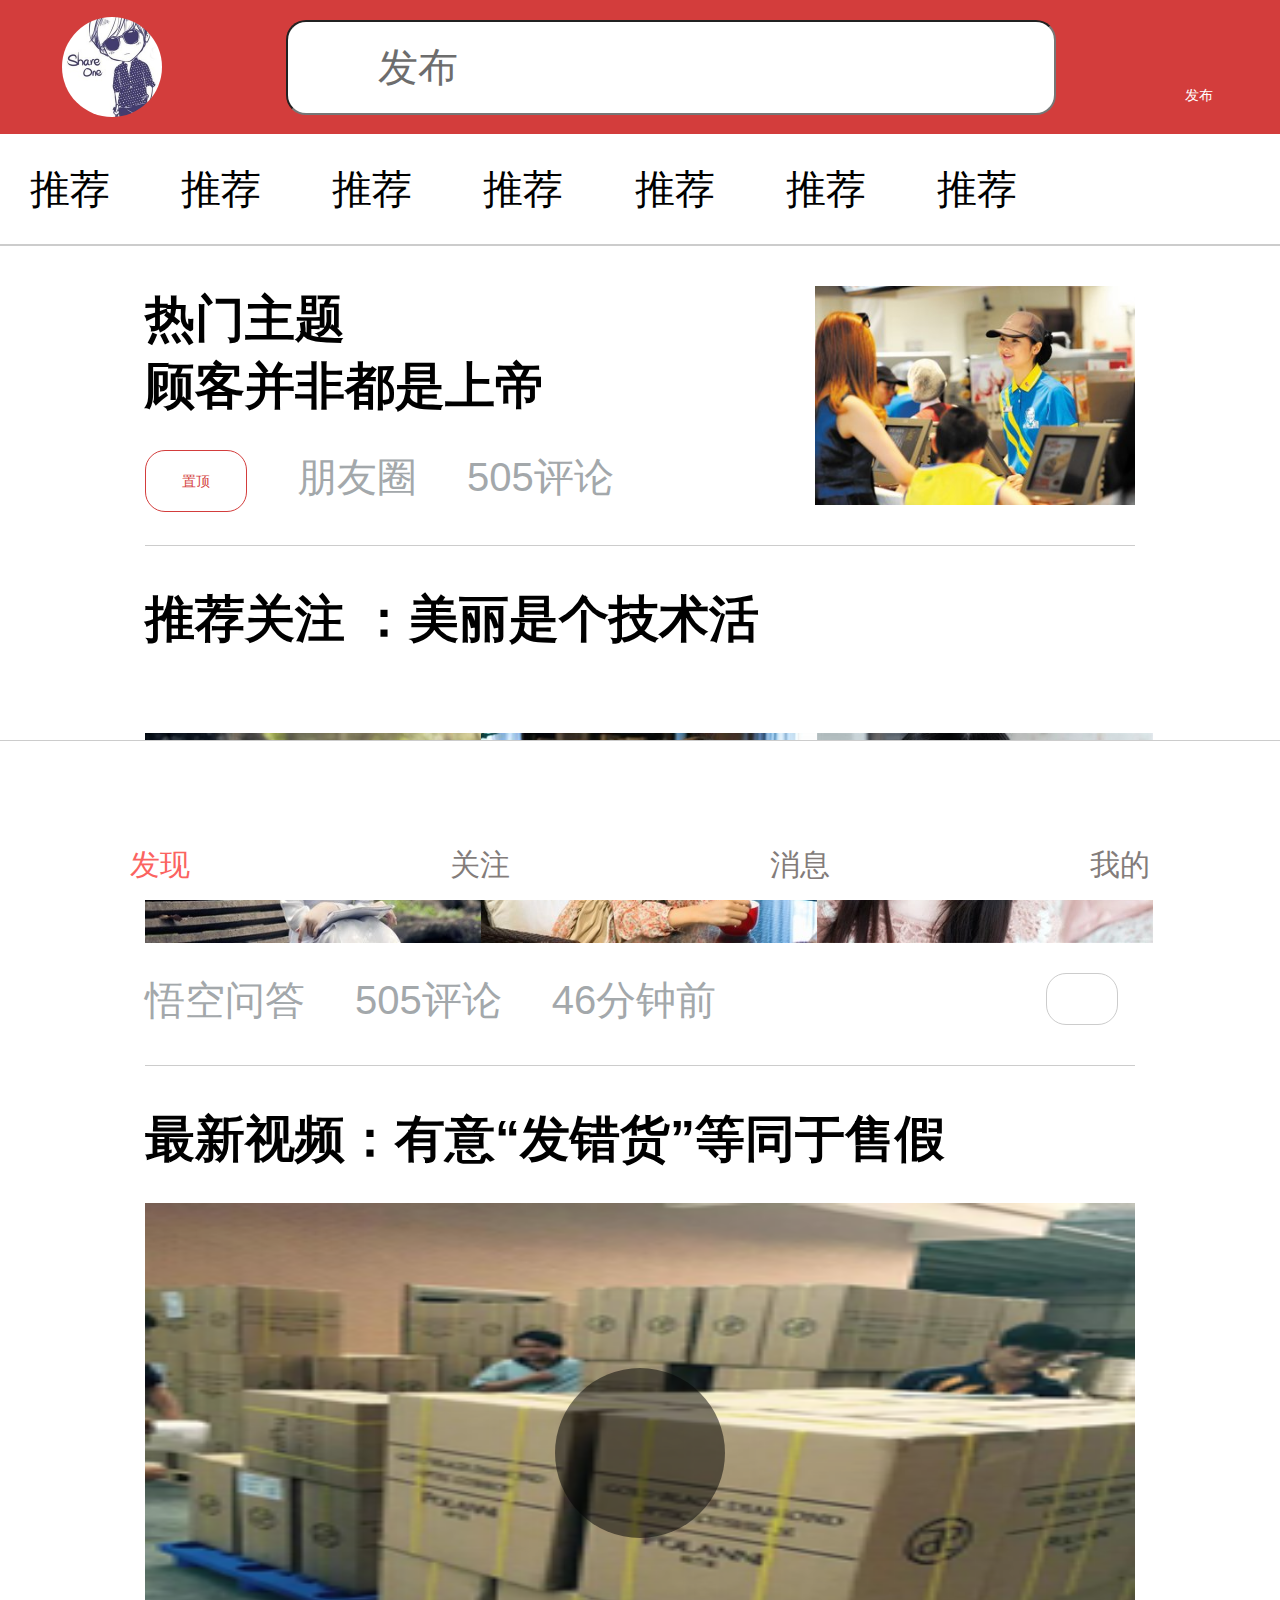
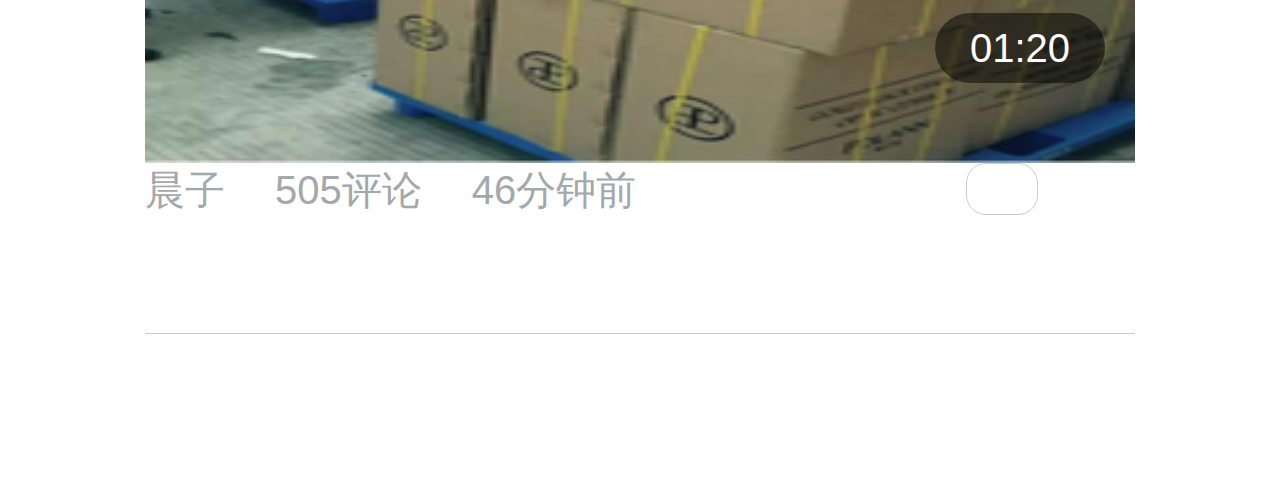
<file: index.html>
<!DOCTYPE html>
<html lang="en">
<head>
    <meta charset="UTF-8">
    <meta name="viewport" content="width=device-width,user-scalable=no,initial-scale=1.0,maximum-scale=1.0,minimum-scale=1.0">
    <meta http-equiv="X-UA-Compatible" content="ie=edge">
    <title>blog</title>
    <script src="js/rem.js"></script>
    <link rel="stylesheet" href="css/index.css">
    <link rel="stylesheet" href="css/base.css">
</head>
<body>
    <header>
        <a class="s-touxiang">
            <img src="img/tou.jpg" alt="">
        </a>
        <div class="sousuo">
            <input type="text" class="sou" value="发布">
            <div class="sou-text">
                <i class="iconfont iconsou">&#xe678;</i>
            </div>
        </div>
        <div class="jia">
            <i class="iconfont iconjia">&#xe689;</i>
            <div class="fabu">发布</div>
        </div>
    </header>
    <section class="toubu">
        <div class="list">
            <span class="w1">推荐</span>
            <span class="w1">推荐</span>
            <span class="w1">推荐</span>
            <span class="w1">推荐</span>
            <span class="w1">推荐</span>
            <span class="w1">推荐</span>
            <span class="w1">推荐</span>
        </div>
        <div class="tou-bt">
            <i class="iconfont iconlie">&#xe64a;</i>
        </div>
    </section>
    <div class="dakuang">
        <section class="neirong1">
            <div class="nei-left">
                <h1 class="n1">热门主题</h1>
                <h2 class="n1">顾客并非都是上帝</h2>
                <div class="n-wenzi">
                    <div class="n-bt">置顶</div>
                    <div class="n-from">朋友圈</div>
                    <div class="n-say">505评论</div>
                </div>
            </div>
            <div class="nei-right">
                <img src="img/guk.jpg" alt="">
            </div>
        </section>
        <section class="neirong2">
            <h1 class="n1">推荐关注 ：美丽是个技术活</h1>
            <div class="nei-center">
                <img src="img/meinv.jpg" alt="">
                <img src="img/meinv2.jpg" alt="">
                <img src="img/meinv3.jpg" alt="">
            </div>
            <div class="n-wenzi">
                <div class="n-from">悟空问答</div>
                <div class="n-say">505评论</div>
                <div class="n-say time">46分钟前</div>
                <div class="n2-bt">
                    <i class="iconfont iconcha">&#xe617;</i>
                </div>
            </div>
        </section>
        <section class="neirong2 nr3">
            <h1 class="n1">最新视频：有意“发错货”等同于售假</h1>
            <div class="nei3-center">
                <img src="img/huo.png" alt="">
                <div class="play-bt">
                    <i class="iconfont iconbo">&#xe60e;</i>
                </div>
                <div class="play-time">01:20</div>
            </div>
            <div class="n-wenzi">
                <div class="n-from">晨子</div>
                <div class="n-say">505评论</div>
                <div class="n-say time">46分钟前</div>
                <div class="n2-bt">
                    <i class="iconfont iconcha">&#xe617;</i>
                </div>
            </div>
        </section>
    </div>
    <footer>
        <a href="index.html" class="table-li   active">
            <i class="iconfont icontb">&#xe62e;</i>
            <div class="table-wenzi">发现</div>
        </a>
        <a href="shipin.html" class="table-li">
            <i class="iconfont icontb">&#xe656;</i>
            <div class="table-wenzi">关注</div>
        </a>
        <a href="toutiao.html" class="table-li">
            <i class="iconfont icontb">&#xe65d;</i>
            <div class="table-wenzi">消息</div>
        </a>
        <a href="mine.html" class="table-li">
            <i class="iconfont icontb">&#xe6a4;</i>
            <div class="table-wenzi">我的</div>
        </a>
    </footer>
</body>
</html>
</file>
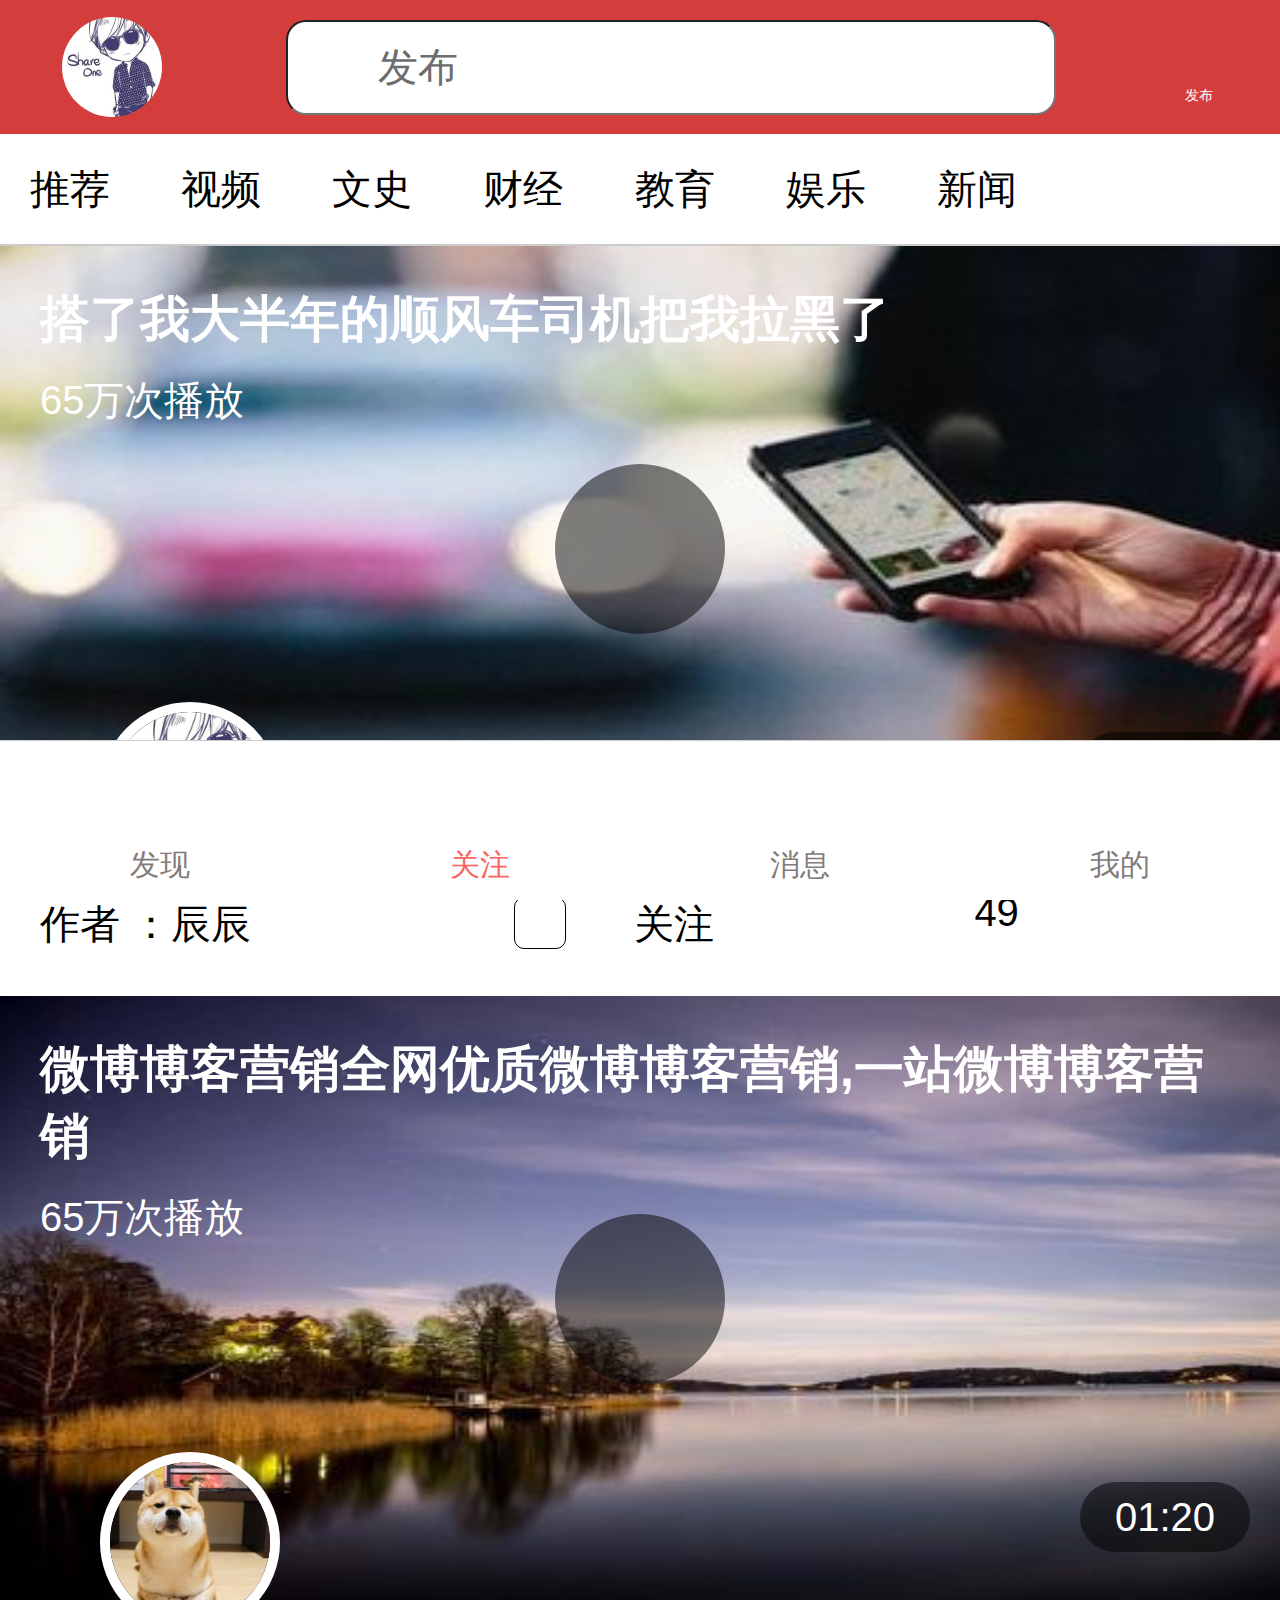
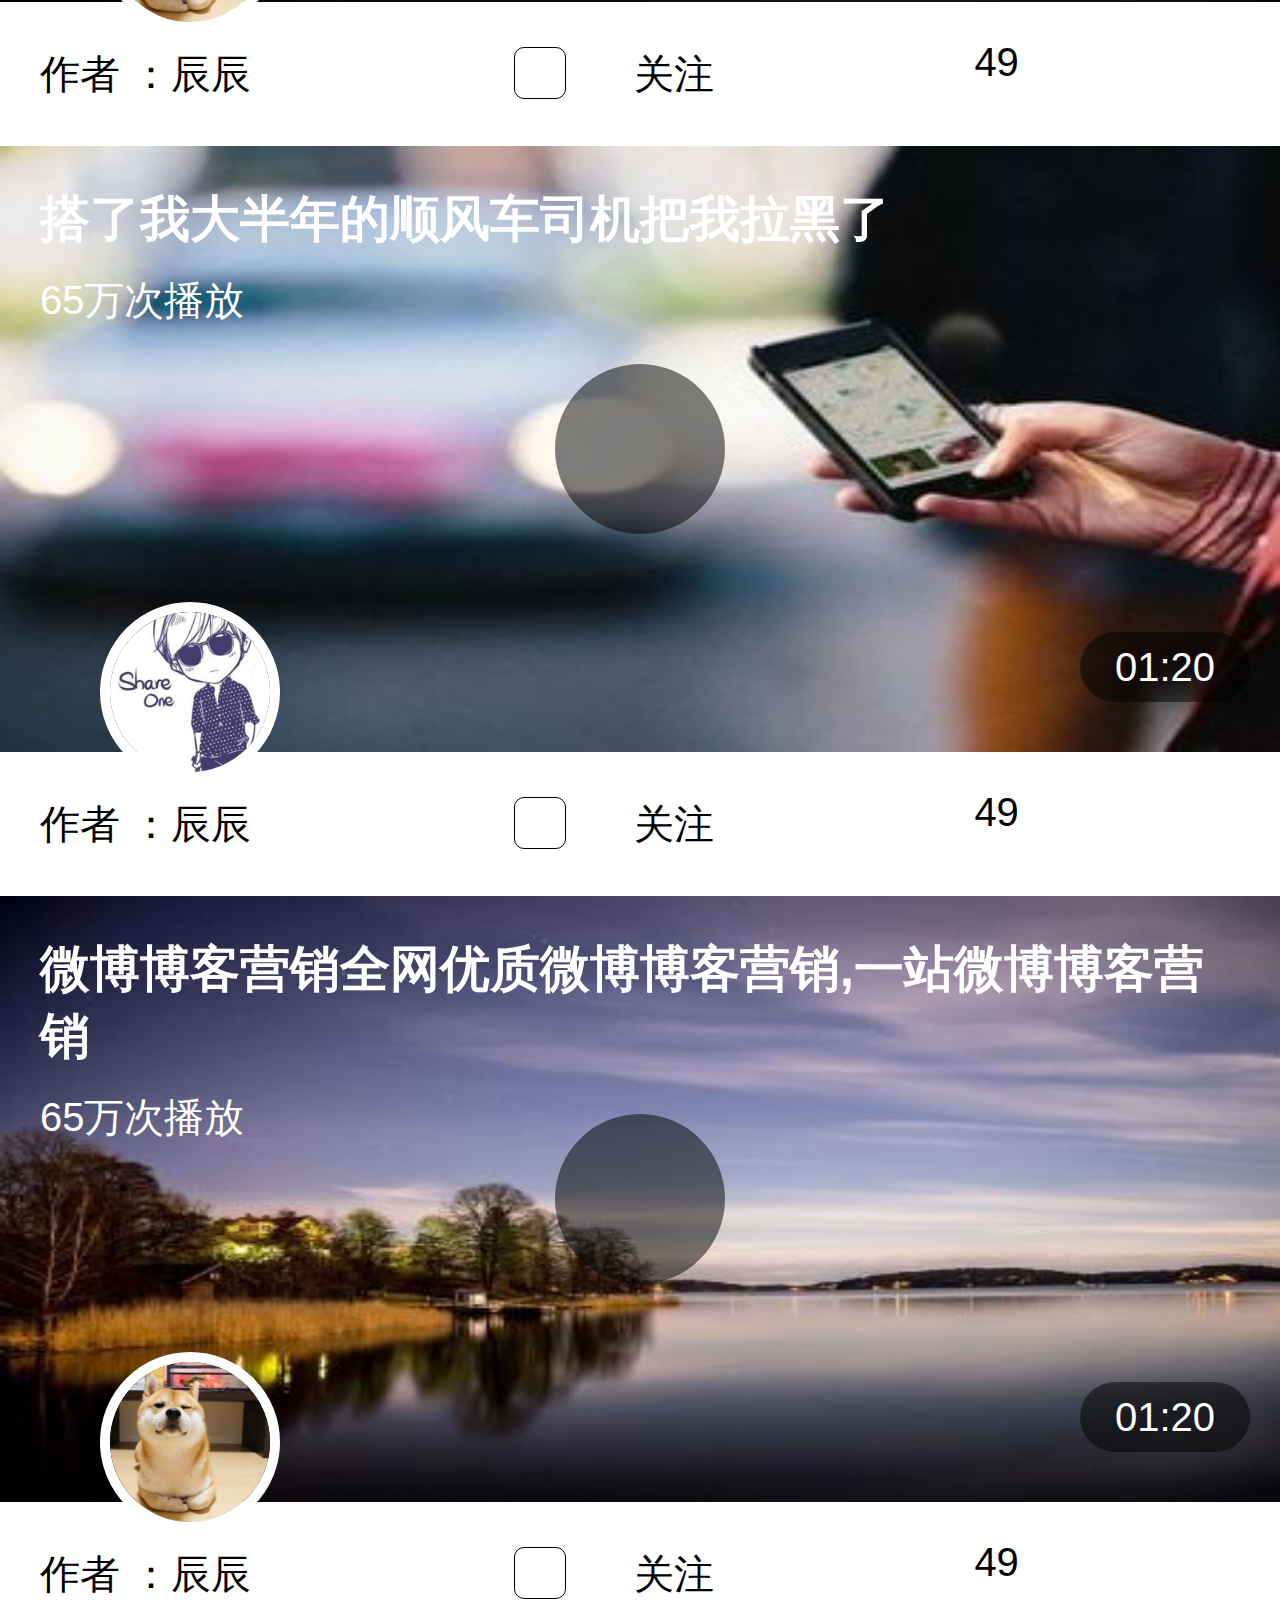
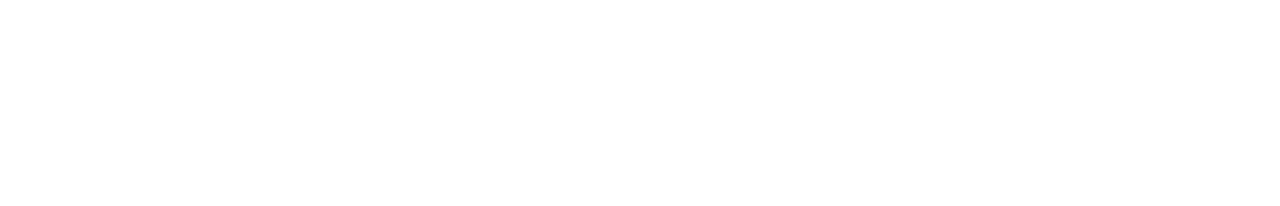
<file: shipin.html>
<!DOCTYPE html>
<html lang="en">
<head>
    <meta charset="UTF-8">
    <meta name="viewport" content="width=device-width,user-scalable=no,initial-scale=1.0,maximum-scale=1.0,minimum-scale=1.0">
    <meta http-equiv="X-UA-Compatible" content="ie=edge">
    <title>blog</title>
    <script src="js/rem.js"></script>
    <link rel="stylesheet" href="css/shipin.css">
    <link rel="stylesheet" href="css/base.css">
</head>
<body>
    <header>
        <a class="s-touxiang">
            <img src="img/tou.jpg" alt="">
        </a>
        <div class="sousuo">
            <input type="text" class="sou" value="发布">
            <div class="sou-text">
                <i class="iconfont iconsou">&#xe678;</i>
            </div>
        </div>
        <div class="xj">
            <i class="iconfont iconxj">&#xe689;</i>
            <div class="fabu">发布</div>
        </div>
    </header>
    <section class="toubu">
        <span class="w1">推荐</span>
        <span class="w1">视频</span>
        <span class="w1">文史</span>
        <span class="w1">财经</span>
        <span class="w1">教育</span>
        <span class="w1">娱乐</span>
        <span class="w1">新闻</span>
    </section>
    <div class="dakuang">
        <section class="neirong">
            <div class="n-pic">
                <img src="img/shun.jpg" alt="">
                <div class="n-wenzi">
                    <h1 class="n1">搭了我大半年的顺风车司机把我拉黑了</h1>
                    <div class="bo">65万次播放</div>
                </div>
                <div class="touxiang">
                    <img src="img/tou.jpg" alt="">
                </div>
                <div class="play-bt">
                    <i class="iconfont iconbo">&#xe60e;</i>
                </div>
                <div class="play-time">01:20</div>
            </div>
            <div class="nei-bottom">
                <div class="per">作者 ：辰辰</div>
                <div class="guanzhu gjia">
                    <div class="jia">
                        <i class="iconfont iconjia">&#xe6c9;</i>
                    </div>
                    <div class="per-wenzi">关注</div>
                </div>
                <div class="guanzhu">
                    <i class="iconfont iconxin">&#xe746;</i>
                    <div class="per-wenzi">49</div>
                </div>
                <i class="iconfont iconli">&#xe609;</i>
            </div>
        </section>
        <section class="neirong">
            <div class="n-pic">
                <img src="img/nn1.jpg" alt="">
                <div class="n-wenzi">
                    <h1 class="n1">微博博客营销全网优质微博博客营销,一站微博博客营销</h1>
                    <div class="bo">65万次播放</div>
                </div>
                <div class="touxiang">
                    <img src="img/tx.jpg" alt="">
                </div>
                <div class="play-bt">
                    <i class="iconfont iconbo">&#xe60e;</i>
                </div>
                <div class="play-time">01:20</div>
            </div>
            <div class="nei-bottom">
                <div class="per">作者 ：辰辰</div>
                <div class="guanzhu gjia">
                    <div class="jia">
                        <i class="iconfont iconjia">&#xe6c9;</i>
                    </div>
                    <div class="per-wenzi">关注</div>
                </div>
                <div class="guanzhu">
                    <i class="iconfont iconxin">&#xe746;</i>
                    <div class="per-wenzi">49</div>
                </div>
                <i class="iconfont iconli">&#xe609;</i>
            </div>
        </section>
        <section class="neirong">
            <div class="n-pic">
                <img src="img/shun.jpg" alt="">
                <div class="n-wenzi">
                    <h1 class="n1">搭了我大半年的顺风车司机把我拉黑了</h1>
                    <div class="bo">65万次播放</div>
                </div>
                <div class="touxiang">
                    <img src="img/tou.jpg" alt="">
                </div>
                <div class="play-bt">
                    <i class="iconfont iconbo">&#xe60e;</i>
                </div>
                <div class="play-time">01:20</div>
            </div>
            <div class="nei-bottom">
                <div class="per">作者 ：辰辰</div>
                <div class="guanzhu gjia">
                    <div class="jia">
                        <i class="iconfont iconjia">&#xe6c9;</i>
                    </div>
                    <div class="per-wenzi">关注</div>
                </div>
                <div class="guanzhu">
                    <i class="iconfont iconxin">&#xe746;</i>
                    <div class="per-wenzi">49</div>
                </div>
                <i class="iconfont iconli">&#xe609;</i>
            </div>
        </section>
        <section class="neirong">
            <div class="n-pic">
                <img src="img/nn1.jpg" alt="">
                <div class="n-wenzi">
                    <h1 class="n1">微博博客营销全网优质微博博客营销,一站微博博客营销</h1>
                    <div class="bo">65万次播放</div>
                </div>
                <div class="touxiang">
                    <img src="img/tx.jpg" alt="">
                </div>
                <div class="play-bt">
                    <i class="iconfont iconbo">&#xe60e;</i>
                </div>
                <div class="play-time">01:20</div>
            </div>
            <div class="nei-bottom">
                <div class="per">作者 ：辰辰</div>
                <div class="guanzhu gjia">
                    <div class="jia">
                        <i class="iconfont iconjia">&#xe6c9;</i>
                    </div>
                    <div class="per-wenzi">关注</div>
                </div>
                <div class="guanzhu">
                    <i class="iconfont iconxin">&#xe746;</i>
                    <div class="per-wenzi">49</div>
                </div>
                <i class="iconfont iconli">&#xe609;</i>
            </div>
        </section>
    </div>
    <footer>
        <a href="index.html" class="table-li  ">
            <i class="iconfont icontb">&#xe606;</i>
            <div class="table-wenzi">发现</div>
        </a>
        <a href="shipin.html" class="table-li active">
            <i class="iconfont icontb">&#xe63d;</i>
            <div class="table-wenzi">关注</div>
        </a>
        <a href="toutiao.html" class="table-li">
            <i class="iconfont icontb">&#xe65d;</i>
            <div class="table-wenzi">消息</div>
        </a>
        <a href="mine.html" class="table-li">
            <i class="iconfont icontb">&#xe606;</i>
            <div class="table-wenzi">我的</div>
        </a>
    </footer>
</body>
</html>
</file>
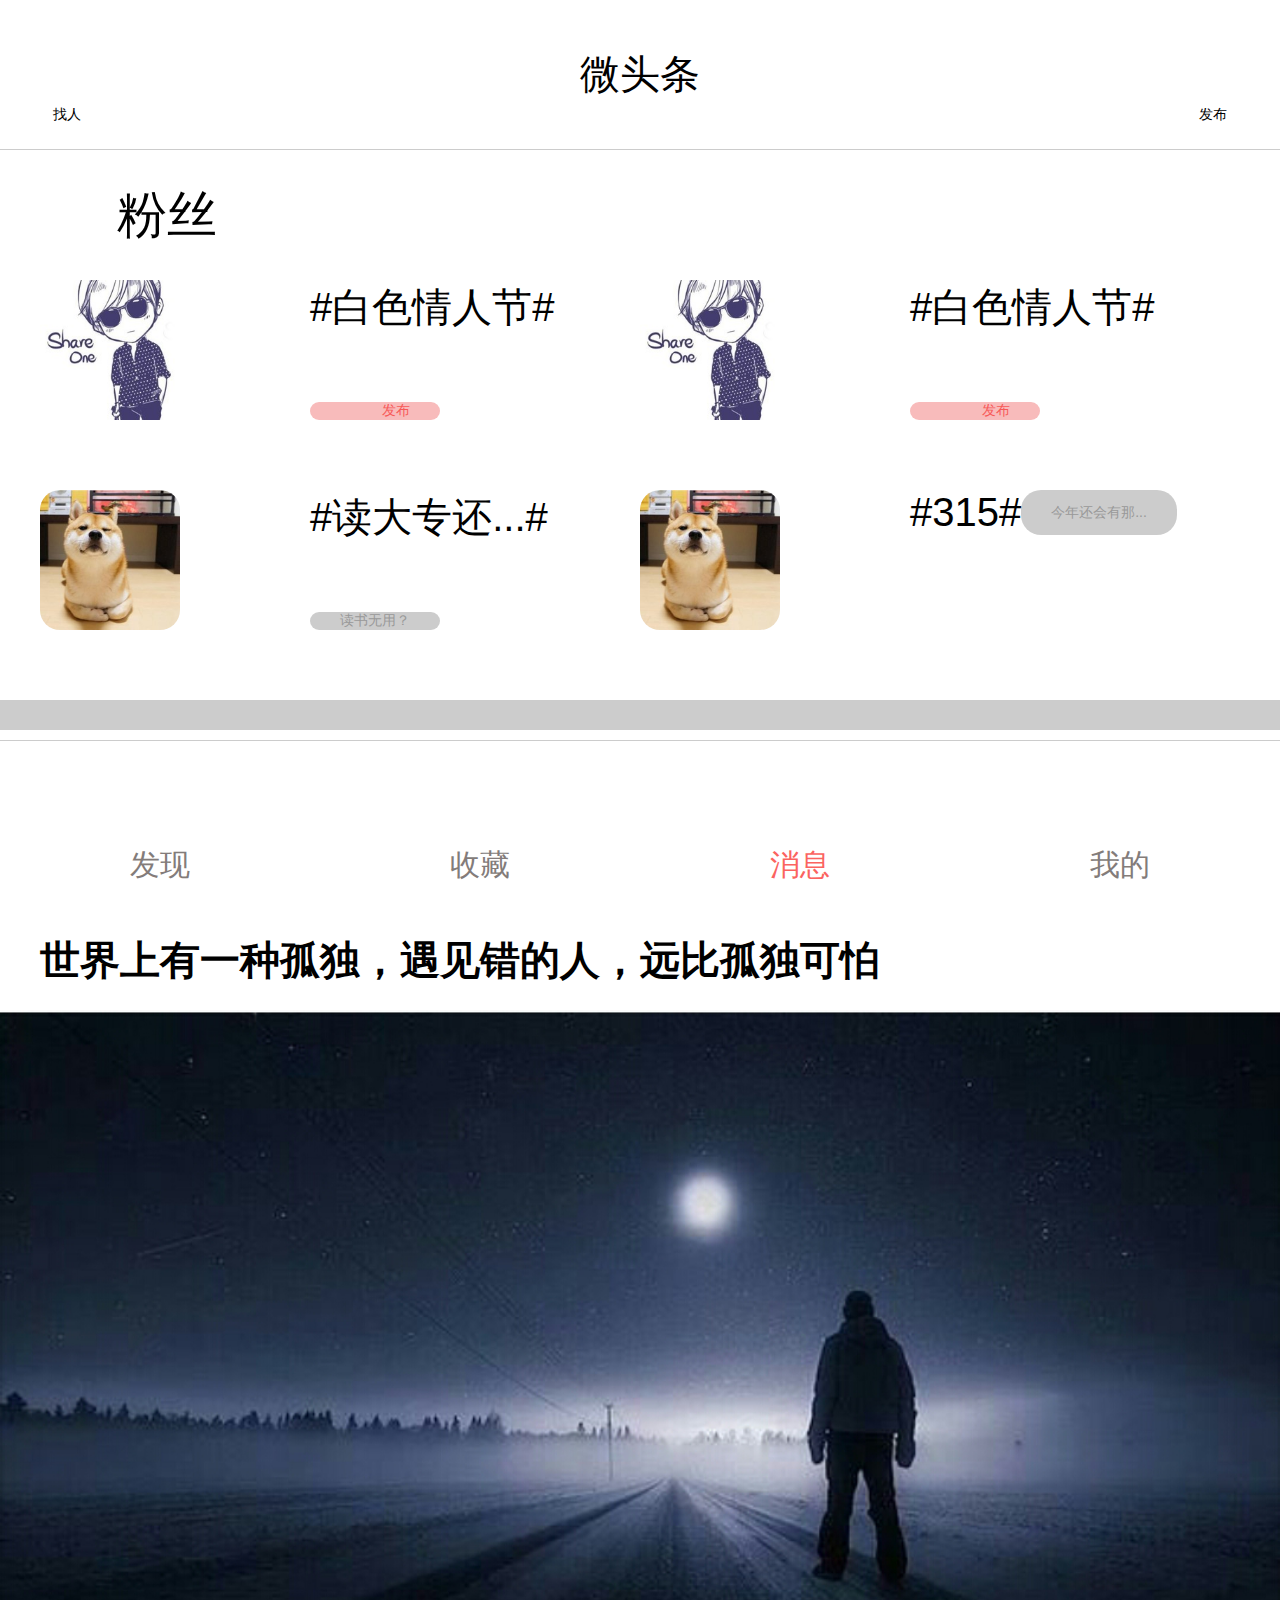
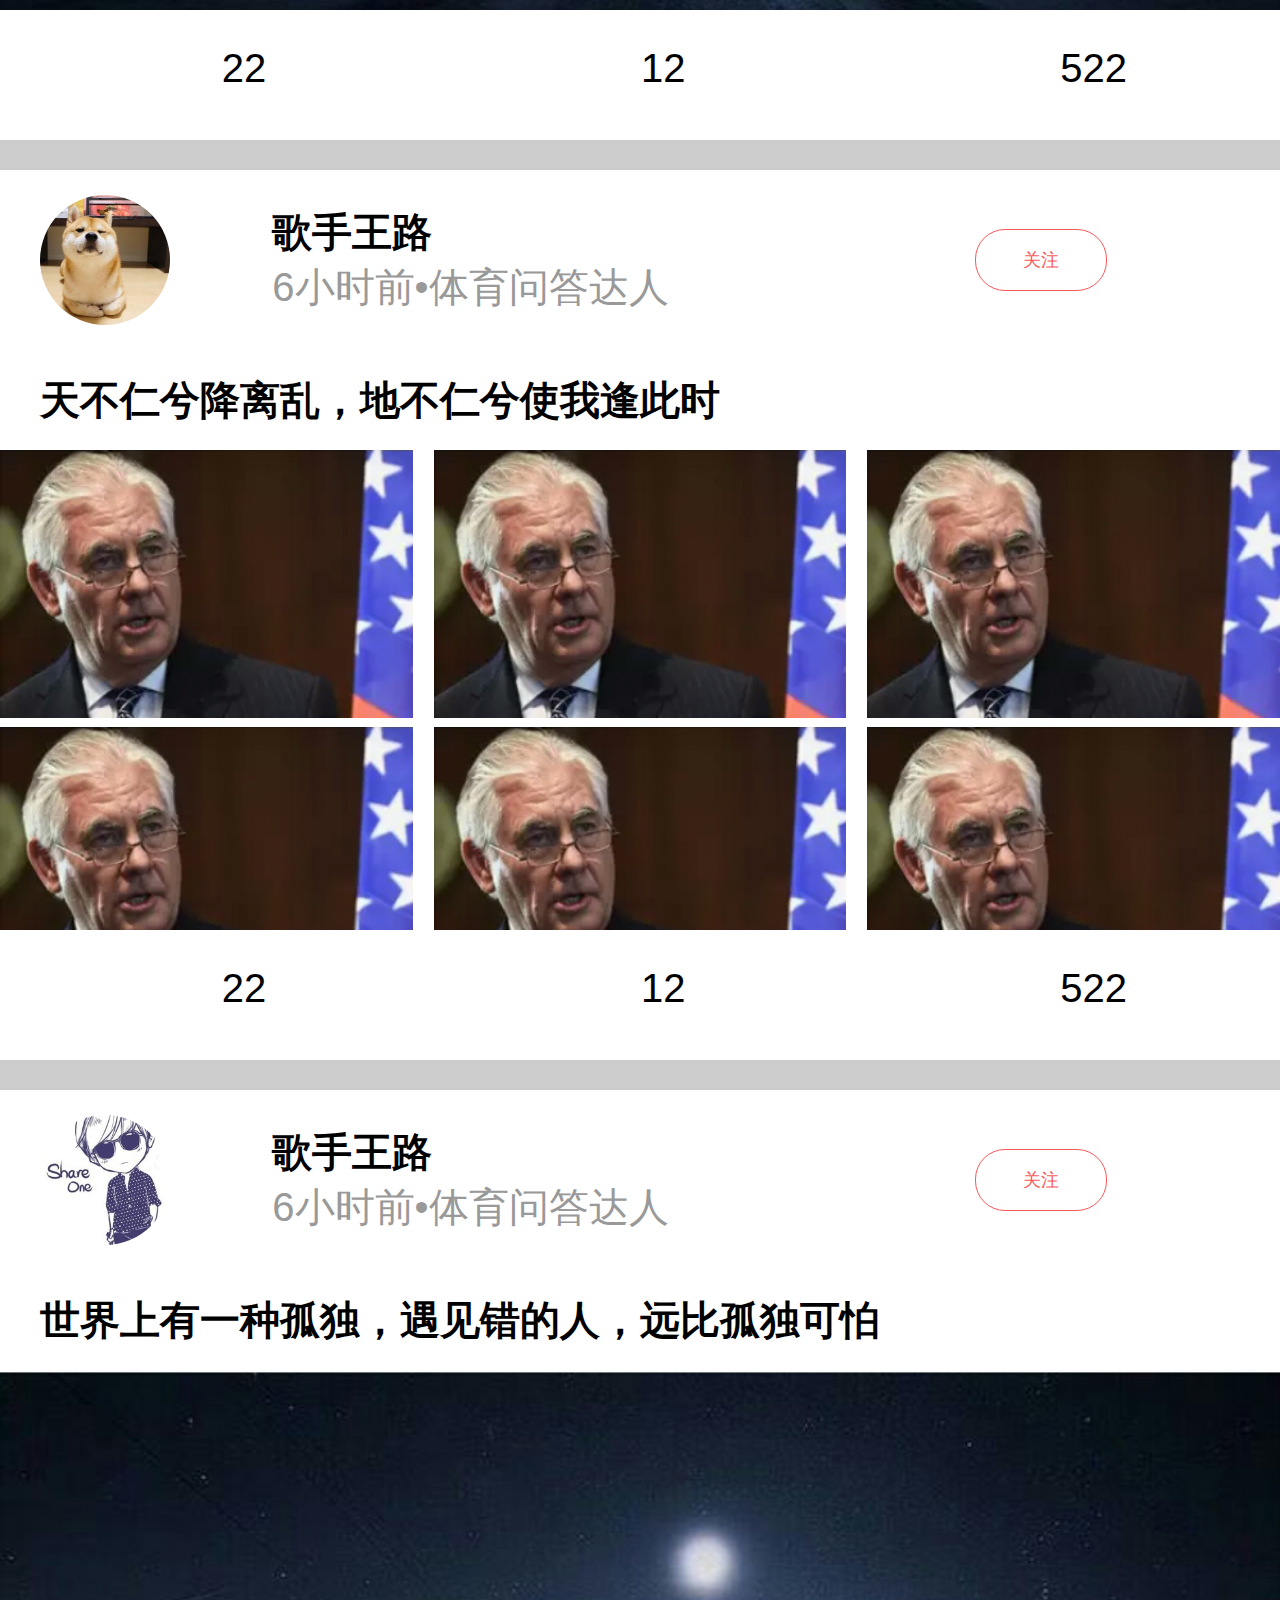
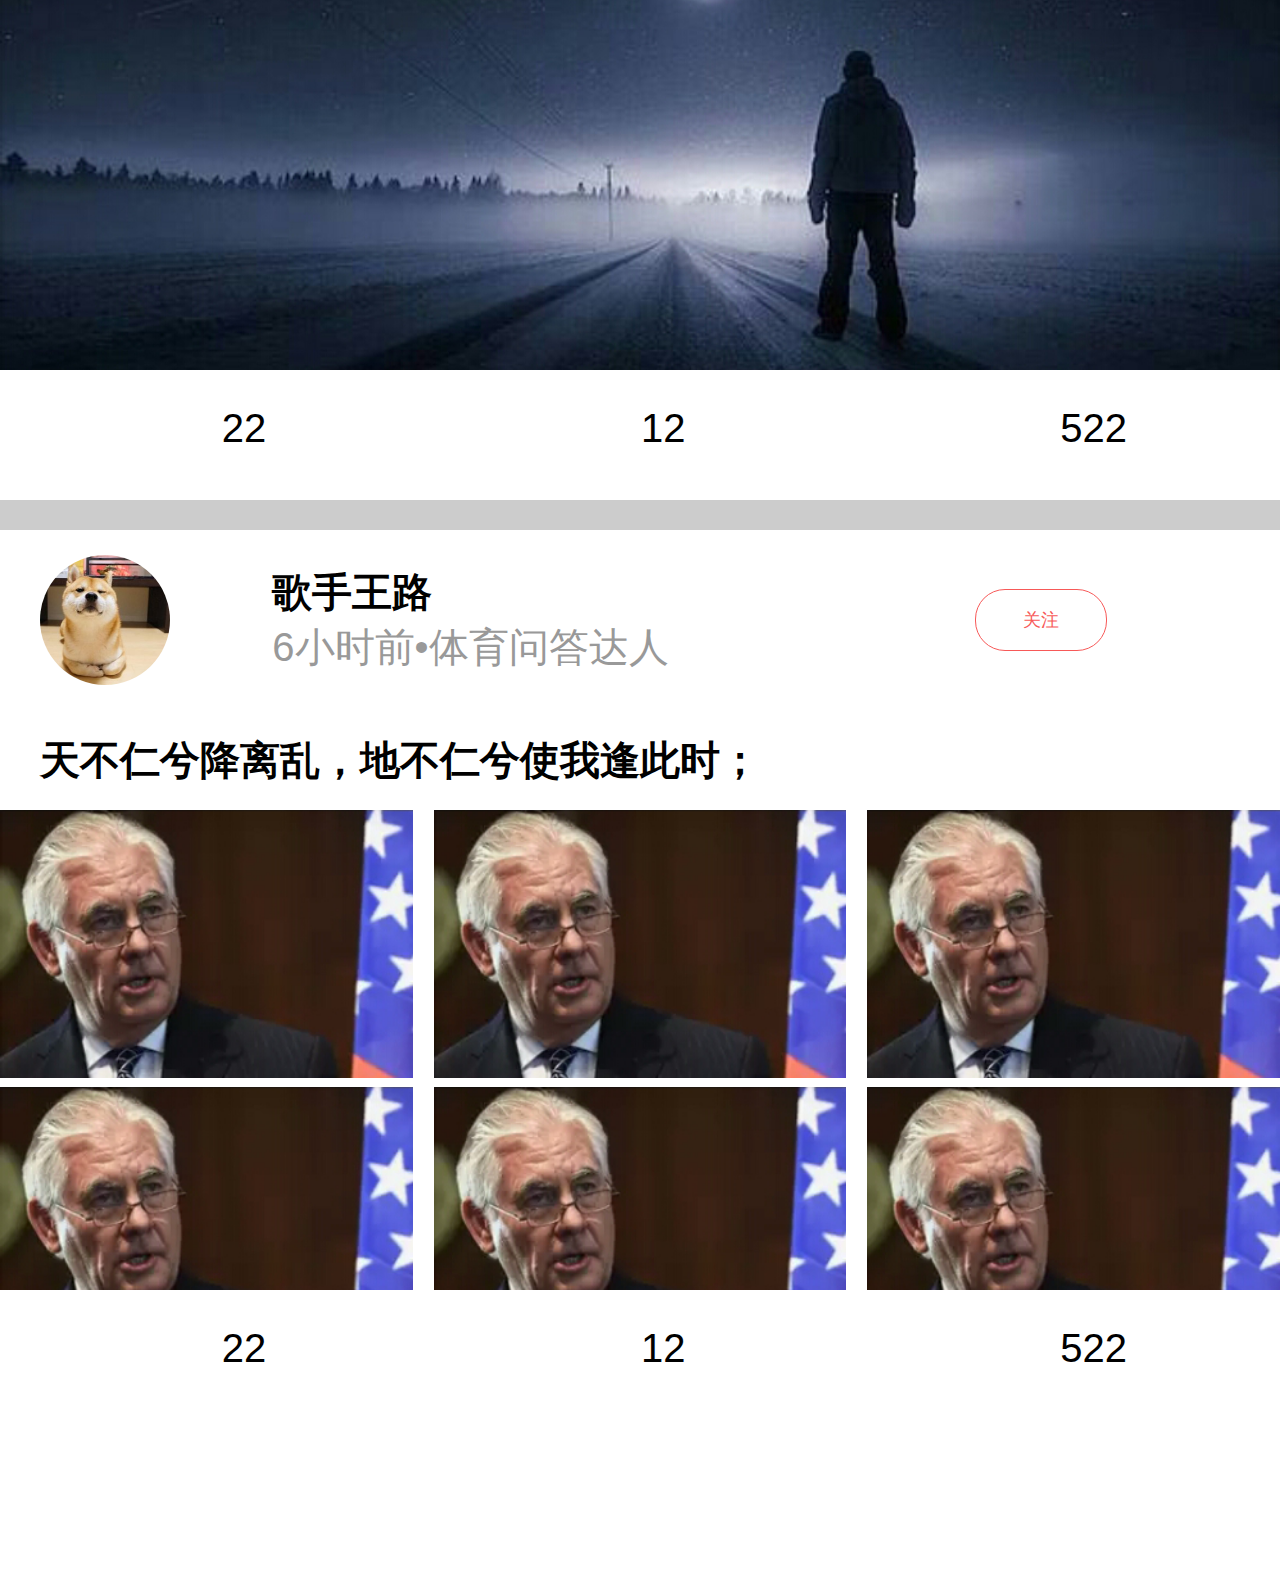
<file: toutiao.html>
<!DOCTYPE html>
<html lang="en">
<head>
    <meta charset="UTF-8">
    <meta name="viewport" content="width=device-width,user-scalable=no,initial-scale=1.0,maximum-scale=1.0,minimum-scale=1.0">
    <meta http-equiv="X-UA-Compatible" content="ie=edge">
    <title>微头条</title>
    <script src="js/rem.js"></script>
    <link rel="stylesheet" href="css/toutiao.css">
    <link rel="stylesheet" href="css/base.css">
</head>
<body>
    <header>
        <div class="xj">
            <i class="iconfont iconxj">&#xe614;</i>
            <div class="fabu">找人</div>
        </div>
        <div class="p-cwz">微头条</div>
        <div class="xj">
            <i class="iconfont iconxj">&#xe689;</i>
            <div class="fabu">发布</div>
        </div>
    </header>
    <div class="dakuang">
        <section class="toubu">
        <div class="toubu-top">
            <i class="iconfont iconjing">&#xe61a;</i>
            <div class="toubu-top-wenzi">粉丝</div>
        </div>
        <div class="toubu-bottom">
            <div class="tb-li">
                <div class="tb-left">
                    <img src="img/tou.jpg" alt="">
                </div>
                <div class="tb-right">
                    <div class="tb-title">#白色情人节#</div>
                    <div class="tb-biaoqian">
                        <i class="iconfont iconhuo">&#xe606;</i>
                        <div class="tb-li-wenzi">发布</div>
                    </div>
                </div>
            </div>
            <div class="tb-li">
                <div class="tb-left">
                    <img src="img/tou.jpg" alt="">
                </div>
                <div class="tb-right">
                    <div class="tb-title">#白色情人节#</div>
                    <div class="tb-biaoqian">
                        <i class="iconfont iconhuo">&#xe606;</i>
                        <div class="tb-li-wenzi">发布</div>
                    </div>
                </div>
            </div>
            <div class="tb-li">
                <div class="tb-left">
                    <img src="img/tx.jpg" alt="">
                </div>
                <div class="tb-right">
                    <div class="tb-title">#读大专还...#</div>
                    <div class="tb-biaoqian bq2">读书无用？</div>
                </div>
            </div>
            <div class="tb-li">
                <div class="tb-left">
                    <img src="img/tx.jpg" alt="">
                </div>
                <div class="tb-right">
                    <div class="tb-title">#315#</div>
                    <div class="tb-biaoqian bq2">今年还会有那...</div>
                </div>
            </div>
        </div>
    </section>
        <section class="blog">
            <div class="blog-top">
                <div class="blog-touxiang">
                    <img src="img/tou.jpg" alt="">
                </div>
                <div class="blog-top-wenzi">
                    <h1 class="b-title">歌手王路</h1>
                    <div class="b-time">6小时前•体育问答达人</div>
                </div>
                <div class="guanzhu-bt">关注</div>
                <div class="cha">
                    <i class="iconfont iconcha">&#xe617;</i>
                </div>
            </div>
            <div class="blog-center">
                <h1 class="blog-center-title">
                    世界上有一种孤独，遇见错的人，远比孤独可怕
                </h1>
                <div class="blog-center-pic">
                    <img src="img/bl1.png" alt="">
                </div>
            </div>
            <div class="blog-bottom">
                <div class="dibu-li">
                    <i class="iconfont iconzf">&#xe603;</i>
                    <div class="shuzi">22</div>
                </div>
                <div class="dibu-li">
                    <i class="iconfont iconxx">&#xe65d;</i>
                    <div class="shuzi">12</div>
                </div>
                <div class="dibu-li">
                    <i class="iconfont icondz">&#xe643;</i>
                    <div class="shuzi">522</div>
                </div>
            </div>
        </section>
        <section class="blog">
            <div class="blog-top">
                <div class="blog-touxiang">
                    <img src="img/tx.jpg" alt="">
                </div>
                <div class="blog-top-wenzi">
                    <h1 class="b-title">歌手王路</h1>
                    <div class="b-time">6小时前•体育问答达人</div>
                </div>
                <div class="guanzhu-bt">关注</div>
                <div class="cha">
                    <i class="iconfont iconcha">&#xe617;</i>
                </div>
            </div>
            <div class="blog-center">
                <h1 class="blog-center-title">
                    天不仁兮降离乱，地不仁兮使我逢此时
                </h1>
                <div class="blog-center-pic1">
                    <div class="blog-img">
                        <img src="img/n1.png" alt="">
                    </div>
                    <div class="blog-img">
                        <img src="img/n1.png" alt="">
                    </div>
                    <div class="blog-img">
                        <img src="img/n1.png" alt="">
                    </div>
                    <div class="blog-img">
                        <img src="img/n1.png" alt="">
                    </div>
                    <div class="blog-img">
                        <img src="img/n1.png" alt="">
                    </div>
                    <div class="blog-img">
                        <img src="img/n1.png" alt="">
                    </div>
                </div>
            </div>
            <div class="blog-bottom">
                <div class="dibu-li">
                    <i class="iconfont iconzf">&#xe603;</i>
                    <div class="shuzi">22</div>
                </div>
                <div class="dibu-li">
                    <i class="iconfont iconxx">&#xe65d;</i>
                    <div class="shuzi">12</div>
                </div>
                <div class="dibu-li">
                    <i class="iconfont icondz">&#xe643;</i>
                    <div class="shuzi">522</div>
                </div>
            </div>
        </section>
        <section class="blog">
            <div class="blog-top">
                <div class="blog-touxiang">
                    <img src="img/tou.jpg" alt="">
                </div>
                <div class="blog-top-wenzi">
                    <h1 class="b-title">歌手王路</h1>
                    <div class="b-time">6小时前•体育问答达人</div>
                </div>
                <div class="guanzhu-bt">关注</div>
                <div class="cha">
                    <i class="iconfont iconcha">&#xe617;</i>
                </div>
            </div>
            <div class="blog-center">
                <h1 class="blog-center-title">
                    世界上有一种孤独，遇见错的人，远比孤独可怕
                </h1>
                <div class="blog-center-pic">
                    <img src="img/bl1.png" alt="">
                </div>
            </div>
            <div class="blog-bottom">
                <div class="dibu-li">
                    <i class="iconfont iconzf">&#xe603;</i>
                    <div class="shuzi">22</div>
                </div>
                <div class="dibu-li">
                    <i class="iconfont iconxx">&#xe65d;</i>
                    <div class="shuzi">12</div>
                </div>
                <div class="dibu-li">
                    <i class="iconfont icondz">&#xe643;</i>
                    <div class="shuzi">522</div>
                </div>
            </div>
        </section>
        <section class="blog">
            <div class="blog-top">
                <div class="blog-touxiang">
                    <img src="img/tx.jpg" alt="">
                </div>
                <div class="blog-top-wenzi">
                    <h1 class="b-title">歌手王路</h1>
                    <div class="b-time">6小时前•体育问答达人</div>
                </div>
                <div class="guanzhu-bt">关注</div>
                <div class="cha">
                    <i class="iconfont iconcha">&#xe617;</i>
                </div>
            </div>
            <div class="blog-center">
                <h1 class="blog-center-title">
               天不仁兮降离乱，地不仁兮使我逢此时；
                </h1>
                <div class="blog-center-pic1">
                    <div class="blog-img">
                        <img src="img/n1.png" alt="">
                    </div>
                    <div class="blog-img">
                        <img src="img/n1.png" alt="">
                    </div>
                    <div class="blog-img">
                        <img src="img/n1.png" alt="">
                    </div>
                    <div class="blog-img">
                        <img src="img/n1.png" alt="">
                    </div>
                    <div class="blog-img">
                        <img src="img/n1.png" alt="">
                    </div>
                    <div class="blog-img">
                        <img src="img/n1.png" alt="">
                    </div>
                </div>
            </div>
            <div class="blog-bottom">
                <div class="dibu-li">
                    <i class="iconfont iconzf">&#xe603;</i>
                    <div class="shuzi">22</div>
                </div>
                <div class="dibu-li">
                    <i class="iconfont iconxx">&#xe65d;</i>
                    <div class="shuzi">12</div>
                </div>
                <div class="dibu-li">
                    <i class="iconfont icondz">&#xe643;</i>
                    <div class="shuzi">522</div>
                </div>
            </div>
        </section>
    </div>
    <footer>
        <a href="index.html" class="table-li  ">
            <i class="iconfont icontb">&#xe606;</i>
            <div class="table-wenzi">发现</div>
        </a>
        <a href="shipin.html" class="table-li">
            <i class="iconfont icontb">&#xe63d;</i>
            <div class="table-wenzi">收藏</div>
        </a>
        <a href="toutiao.html" class="table-li active">
            <i class="iconfont icontb">&#xe65d;</i>
            <div class="table-wenzi">消息</div>
        </a>
        <a href="mine.html" class="table-li">
            <i class="iconfont icontb">&#xe606;</i>
            <div class="table-wenzi">我的</div>
        </a>
    </footer>
</body>
</html>
</file>
<file: css/index.css>
@import url('base.css');
@font-face {
    font-family: 'iconfont';  /* project id 591011 */
    src: url('https://at.alicdn.com/t/font_591011_f8scwonpuswkx1or.eot');
    src: url('https://at.alicdn.com/t/font_591011_f8scwonpuswkx1or.eot?#iefix') format('embedded-opentype'),
    url('https://at.alicdn.com/t/font_591011_f8scwonpuswkx1or.woff') format('woff'),
    url('https://at.alicdn.com/t/font_591011_f8scwonpuswkx1or.ttf') format('truetype'),
    url('https://at.alicdn.com/t/font_591011_f8scwonpuswkx1or.svg#iconfont') format('svg');
}
.iconfont{
    font-family: 'iconfont';
}
i{
    font-style: normal;
}
header{
    width: 100%;
    height:1.34rem;
    background: #d33d3c;
    display: flex;
    justify-content: space-around;
    align-items: center;
}
.s-touxiang{
    display: block;
    width: 1rem;
    height: 1rem;
    border-radius: 50%;
    overflow: hidden;
}
.s-touxiang img{
    width: 100%;
}
.sousuo{
    width: auto;
    height: auto;
    position: relative;
}
.sou{
    width: 7.7rem;
    height: 0.95rem;
    border-radius: 0.2rem;
    padding:0 0.9rem;
    color: #6d6d6d;
    box-sizing: border-box;
    outline: none;
}
.sou-text{
    position: absolute;
    left:0.27rem;
    top:0.27rem;
    display: flex;
    justify-items: baseline;
}
.iconsou{
    margin-right: 0.2rem;
    color: #6d6d6d;
}
.jia{
    text-align: center;
}
.fabu{
    font-size: 0.14rem;
    color: #fff;
}
.iconjia{
    font-size: 0.5rem;
    color: #fff;
}
/*header结束*/
/*头部开始*/
.toubu{
    width: 100%;
    height: 1.1rem;
    border-bottom: 0.02rem solid #ccc;
    line-height: 1.1rem;
    overflow: hidden;
    position: relative;
}
.w1{
    margin: 0 0.3rem;
}
.tou-bt{
    width: 1.2rem;
    height: 1rem;
    background: rgba(255,255,255,1);
    text-align: center;
    position: absolute;
    right: 0;
    top:0;
    z-index: 100;
}
.iconlie{
    font-size: 0.8rem;
    color: #000;
}
/*头部结束*/
/*内容一开始*/
.neirong1{
    width: 9.9rem;
    height: 3rem;
    border-bottom: 0.01rem solid #ccc;
    padding:0.4rem 0;
    margin:0 auto;
    box-sizing: border-box;
    display: flex;
    justify-content: space-between;
}
.
left{
    width: 6.6rem;
    height: 100%;
}
.n-wenzi{
    margin-top: 0.3rem;
    display: flex;
    justify-content: flex-start;
    /*margin-top: 0.2rem;*/
}
.n1{
    font-size: 0.5rem;
}
.n-bt,.n-from,.n-say{
    margin-right: 0.5rem;
}
.n-bt{
    width: 1rem;
    height: 0.6rem;
    border: 0.01rem solid #d33d3c;
    border-radius: 0.2rem;
    text-align: center;
    line-height: 0.6rem;
    font-size: 0.14rem;
    color: #d33d3c;
}
.n-from,.n-say{
    font-size: 0.4rem;
    color: #a3a8ab;
}
.nei-right{
    width:3.2rem;
    height:100%;
}
.nei-right img{
    width: 100%;
    height: 100%;
}
.neirong2{
    width: 9.9rem;
    height: 5.2rem;
    border-bottom: 0.01rem solid #ccc;
    padding:0.4rem 0;
    margin:0 auto;
    box-sizing: border-box;
}
.nei-center{
    width: 100%;
    height: 2.1rem;
    display: flex;
    justify-content: space-between;
    /*margin-top: 0.2rem;*/
    margin-top:0.8rem;
}
.nei-center img{
    height: 100%;
}
.n2-bt{
    width: 0.7rem;
    height: 0.5rem;
    border: 0.01rem solid #ccc;
    border-radius: 0.2rem;
    text-align: center;
    line-height: 0.5rem;
    color: #ccc;
    margin-left: 2.8rem;
}
.iconcha{
    font-size: 0.2rem;
}
.nr3{
    height: 8.68rem;
}
.nei3-center{
    width: 100%;
    height: 5.6rem;
    position: relative;
}
.nei3-center img{
    width: 100%;
    height: 100%;
    margin-top: 0.3rem;
}
.play-bt{
    width: 1.7rem;
    height: 1.7rem;
    border-radius: 50%;
    background: rgba(0,0,0,0.5);
    text-align: center;
    line-height: 1.7rem;
    position: absolute;
    top:0;
    bottom: 0;
    left:0;
    right:0;
    margin:auto auto;
}
.iconbo{
    font-size: 0.9rem;
    color: #fff;
}
.play-time{
    width: 1.7rem;
    height: 0.7rem;
    border-radius: 0.5rem;
    background: rgba(0,0,0,0.5);
    text-align: center;
    line-height: 0.7rem;
    position: absolute;
    bottom: 0.5rem;
    right:0.3rem;
    color: #fff;
}
.dakuang{
    margin-bottom: 1.6rem;
}


footer{
    width: 100%;
    height: 1.6rem;
    background: #fff;
    border-top: 0.01rem solid #ccc;
    box-sizing: border-box;
    display: flex;
    justify-content: space-around;
    align-items: center;
    position: fixed;
    left: 0;
    bottom: 0;
    z-index: 999;
}
.table-li{
    text-align: center;
}
.active .icontb,.active .table-wenzi{
    color: #fb6360;
}
.icontb{
    font-size: 0.6rem;
    color: #837c7a;
}
.table-wenzi{
    margin-top: 0.2rem;
    font-size: 0.3rem;
    color: #837c7a;
}
</file>
<file: css/base.css>
*{
	margin: 0;
	padding: 0;
	list-style: none;
	font-size: 0.4rem;
	font-family: "微软雅黑","宋体",sans-serif;
	-webkit-tap-highlight-color: rgba(0, 0, 0, 0);
}
a{
	text-decoration: none;
}
body{
	background: #fff;
}
img{
	border: none;
}
</file>
<file: css/shipin.css>
@import url('base.css');
@font-face {
    font-family: 'iconfont';  /* project id 591011 */
    src: url('https://at.alicdn.com/t/font_591011_8s2w40zujlmims4i.eot');
    src: url('https://at.alicdn.com/t/font_591011_8s2w40zujlmims4i.eot?#iefix') format('embedded-opentype'),
    url('https://at.alicdn.com/t/font_591011_8s2w40zujlmims4i.woff') format('woff'),
    url('https://at.alicdn.com/t/font_591011_8s2w40zujlmims4i.ttf') format('truetype'),
    url('https://at.alicdn.com/t/font_591011_8s2w40zujlmims4i.svg#iconfont') format('svg');
}
.iconfont{
    font-family: 'iconfont';
}
i{
    font-style: normal;
}
header{
    width: 100%;
    height:1.34rem;
    background: #d33d3c;
    display: flex;
    justify-content: space-around;
    align-items: center;
}
.s-touxiang{
    display: block;
    width: 1rem;
    height: 1rem;
    border-radius: 50%;
    overflow: hidden;
}
.s-touxiang img{
    width: 100%;
}
.sousuo{
    width: auto;
    height: auto;
    position: relative;
}
.sou{
    width: 7.7rem;
    height: 0.95rem;
    border-radius: 0.2rem;
    padding:0 0.9rem;
    color: #6d6d6d;
    box-sizing: border-box;
    outline: none;
    position: relative;
}
.sou-text{
    position: absolute;
    left:0.27rem;
    top:0.27rem;
    display: flex;
    justify-items: baseline;
}
.iconsou{
    margin-right: 0.2rem;
    color: #6d6d6d;
}
.xj{
    text-align: center;
}
.fabu{
    font-size: 0.14rem;
    color: #fff;
}
.iconxj{
    font-size: 0.5rem;
    color: #fff;
}
/*header结束*/
/*头部开始*/
.toubu{
    width: 100%;
    height: 1.1rem;
    border-bottom: 0.02rem solid #ccc;
    line-height: 1.1rem;
    overflow: hidden;
}
.w1{
    margin: 0 0.3rem;
}
/*头部结束*/
/*内容开始*/
.neirong{
    width:100%;
    height: 7.5rem;
}
.n-pic{
    width: 100%;
    height: 6.06rem;
    position: relative;
}
.n-pic img{
    width: 100%;
    height: 100%;
}
.n-wenzi{
    width: 100%;
    padding:0.4rem;
    box-sizing: border-box;
    position: absolute;
    top:0;
    left:0;
    color: #fff;
}
.n1{
    font-size: 0.5rem;
    margin-bottom: 0.2rem;
}
.touxiang{
    width: 1.6rem;
    height: 1.6rem;
    border: 0.1rem solid #fff;
    border-radius: 50%;
    overflow: hidden;
    position: absolute;
    bottom: -0.3rem;
    left:1rem;
}
.touxiang img{
    width: 100%;
}
.play-bt{
    width: 1.7rem;
    height: 1.7rem;
    border-radius: 50%;
    background: rgba(0,0,0,0.5);
    text-align: center;
    line-height: 1.7rem;
    position: absolute;
    top:0;
    bottom: 0;
    left:0;
    right:0;
    margin:auto auto;
}
.iconbo{
    font-size: 0.9rem;
    color: #fff;
}
.play-time{
    width: 1.7rem;
    height: 0.7rem;
    border-radius: 0.5rem;
    background: rgba(0,0,0,0.5);
    text-align: center;
    line-height: 0.7rem;
    position: absolute;
    bottom: 0.5rem;
    right:0.3rem;
    color: #fff;
}
.nei-bottom{
    width: 100%;
    height: 1.44rem;
    padding:0 0.4rem;
    box-sizing: border-box;
    display: flex;
    justify-content: space-between;
    align-items: center;
}
.per{
    flex-basis: 3rem;
}
.guanzhu.gjia{
    width: 2rem;
}
.guanzhu{
    width: 1.3rem;
    display: flex;
    justify-content: space-between;
}
.jia{
    width: 0.5rem;
    height: 0.5rem;
    border: 0.01rem solid #000;
    border-radius: 0.1rem;
    text-align: center;
    line-height: 0.5rem;
}
.iconjia{
    font-size: 0.5rem;
    color: #000;
}
.iconxin,.iconli{
    font-size: 0.6rem;
}
.dakuang{
    margin-bottom: 1.6rem;
}
footer{
    width: 100%;
    height: 1.6rem;
    background: #fff;
    border-top: 0.01rem solid #ccc;
    box-sizing: border-box;
    display: flex;
    justify-content: space-around;
    align-items: center;
    position: fixed;
    left: 0;
    bottom: 0;
    z-index: 999;
}
.table-li{
    text-align: center;
}
.active .icontb,.active .table-wenzi{
    color: #fb6360;
}
.icontb{
    font-size: 0.6rem;
    color: #837c7a;
}
.table-wenzi{
    margin-top: 0.2rem;
    font-size: 0.3rem;
    color: #837c7a;
}
</file>
<file: css/toutiao.css>
@import url('base.css');
@font-face {
    font-family: 'iconfont';  /* project id 591011 */
    src: url('https://at.alicdn.com/t/font_591011_1fwp7n1ncbjiqkt9.eot');
    src: url('https://at.alicdn.com/t/font_591011_1fwp7n1ncbjiqkt9.eot?#iefix') format('embedded-opentype'),
    url('https://at.alicdn.com/t/font_591011_1fwp7n1ncbjiqkt9.woff') format('woff'),
    url('https://at.alicdn.com/t/font_591011_1fwp7n1ncbjiqkt9.ttf') format('truetype'),
    url('https://at.alicdn.com/t/font_591011_1fwp7n1ncbjiqkt9.svg#iconfont') format('svg');
}
.iconfont{
    font-family: 'iconfont';
}
i{
    font-style: normal;
}
header{
    width: 100%;
    height:1.5rem;
    background: #fff;
    display: flex;
    padding:0 0.4rem;
    justify-content: space-between;
    align-items: center;
    border-bottom: 0.01rem solid #ccc;
    box-sizing: border-box;
}
.xj{
    text-align: center;
}
.fabu{
    font-size: 0.14rem;
    color: #000;
}
.iconxj{
    font-size: 0.7rem;
    color: #000;
}
.dakuang{
    background: #ccc;
    margin-bottom: 1.6rem;
}
.toubu{
    width: 100%;
    height: 5.5rem;
    padding:0 0.4rem;
    background: #fff;
    box-sizing: border-box;
    margin-bottom: 0.3rem;
}
.toubu-top{
    width: 100%;
    height: 1.3rem;
    display: flex;
    justify-content: flex-start;
    align-items: center;
}
.iconjing{
    font-size: 0.6rem;
    color: #f75958;
    margin-right: 0.3rem;
}
.toubu-top-wenzi{
    font-size: 0.5rem;
}
.toubu-bottom{
    width: 100%;
    height: 4.2rem;
    display: flex;
    justify-content: space-between;
    align-content: space-between;
    flex-wrap: wrap;
}
.tb-li{
    width: 50%;
    height: 50%;
    padding-right: 0.3rem;
    box-sizing: border-box;
    display: flex;
    justify-content: space-between;
}
.tb-left{
    width: 1.4rem;
    height:1.4rem;
    border-radius: 0.2rem;
    overflow: hidden;
}
.tb-left img{
    width: 100%;
}
.tb-right{
    width: 3rem;
    height: 1.4rem;
    display: flex;
    align-content: space-between;
    flex-wrap: wrap;
}
.tb-biaoqian{
    width: auto;
    height: auto;
    background: #f8bbbb;
    border-radius: 0.2rem;
    display: flex;
    justify-content: space-around;
    align-items: center;
}
.iconhuo{
    font-size: 0.16rem;
    color: #f75958;
    margin:0 0.3rem;
}
.tb-li-wenzi{
    font-size: 0.14rem;
    color: #f75958;
    margin-right: 0.3rem;
}
.bq2{
    background: rgba(0,0,0,0.2);
    color: #999;
    padding:0 0.3rem;
    font-size: 0.14rem;
    text-align: center;
}
.blog{
    width: 100%;
    height: auto;
    background: #fff;
    margin-bottom: 0.3rem;
}
.blog-top{
    width: 100%;
    height: 1.8rem;
    padding: 0 0.4rem;
    box-sizing: border-box;
    display: flex;
    justify-content: space-between;
    align-items: center;
}
.blog-touxiang{
    width: 1.3rem;
    height: 1.3rem;
    border-radius: 50%;
    overflow: hidden;
}
.blog-touxiang img{
    width: 100%;
}
.blog-top-wenzi{
    flex-basis: 6rem;
}
.b-time{
    color: #999;
}
.guanzhu-bt{
    width: 1.3rem;
    height: 0.6rem;
    border-radius: 0.3rem;
    border: 0.01rem solid #f75958;
    text-align: center;
    font-size: 0.18rem;
    line-height: 0.6rem;
    color: #f75958;
}
.blog-center-title{
    padding: 0 0.4rem;
    line-height: 1rem;
}
.blog-center-pic{
    width: 100%;
    height: 6rem;
    overflow: hidden;
}
.blog-center-pic img{
    width: 100%;
}
.blog-bottom{
    width: 100%;
    height: 1.3rem;
    display: flex;
    justify-content: space-around;
    align-items: center;
}
.dibu-li .iconfont{
    float: left;
    font-size: 0.5rem;
}
.shuzi{
    margin-left: 0.3rem;
    float: left;
}
.blog-center-pic1{
    width: 100%;
    height: 4.8rem;
    display: flex;
    overflow: hidden;
    justify-content: space-between;
    align-content: space-between;
    flex-wrap: wrap;
}
.blog-img{
    width: calc(100% / 3.1);
}
.blog-img img{
    width: 100%;
}

footer{
    width: 100%;
    height: 1.6rem;
    background: #fff;
    border-top: 0.01rem solid #ccc;
    box-sizing: border-box;
    display: flex;
    justify-content: space-around;
    align-items: center;
    position: fixed;
    left: 0;
    bottom: 0;
    z-index: 999;
}
.table-li{
    text-align: center;
}
.active .icontb,.active .table-wenzi{
    color: #fb6360;
}
.icontb{
    font-size: 0.6rem;
    color: #837c7a;
}
.table-wenzi{
    margin-top: 0.2rem;
    font-size: 0.3rem;
    color: #837c7a;
}
</file>
